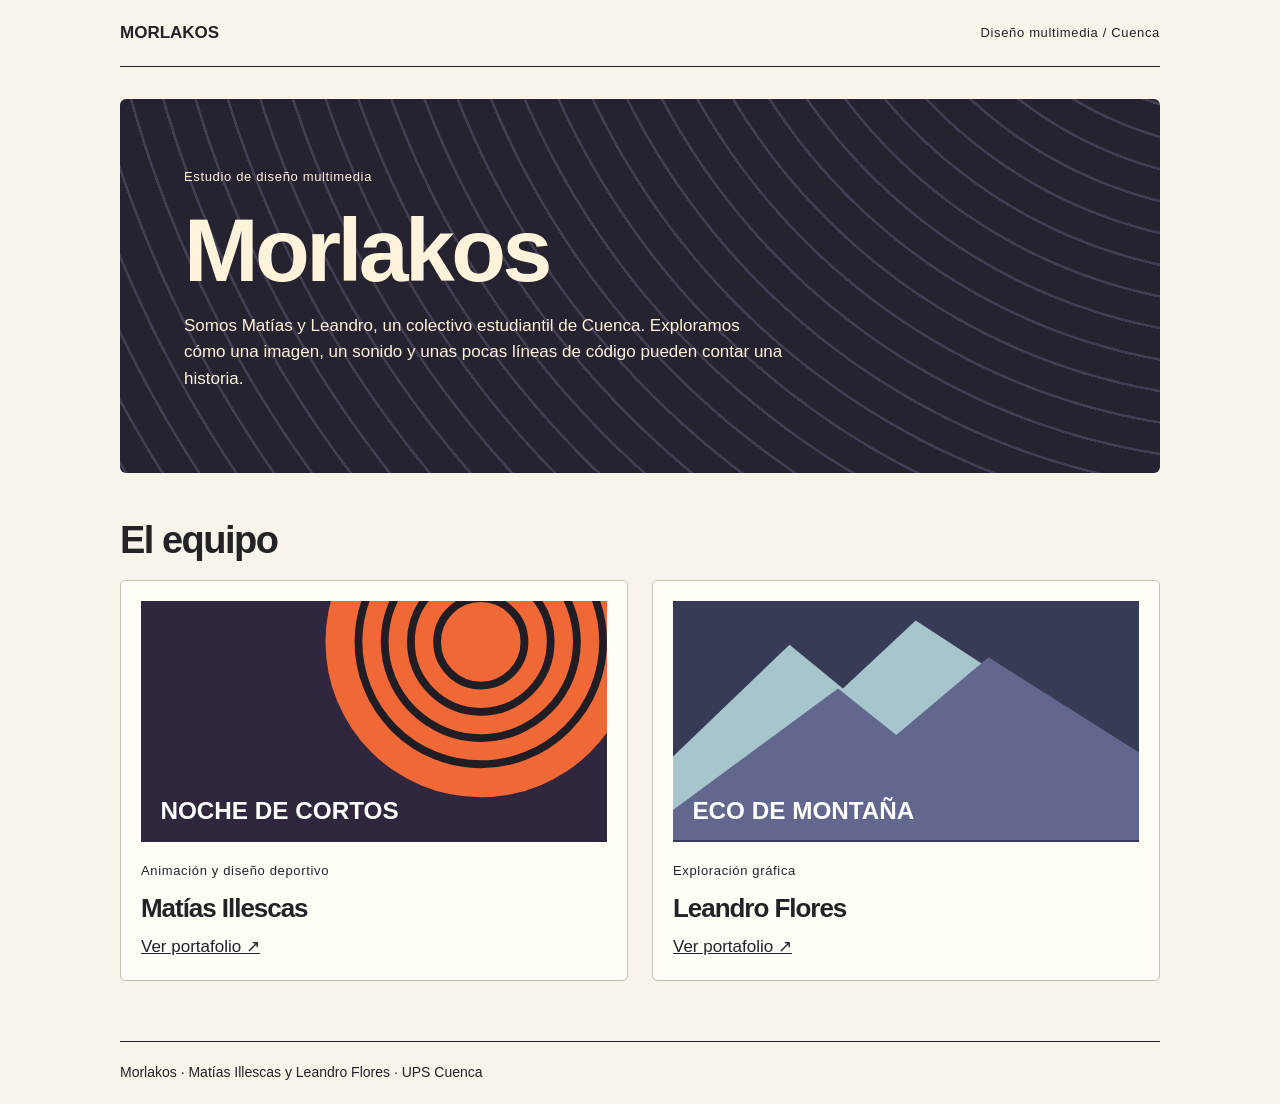
<file: index.html>
<!doctype html><html lang="es"><meta charset="utf-8"><meta name="viewport" content="width=device-width,initial-scale=1"><title>Estudio · Morlakos</title><link rel="stylesheet" href="estilos.css"><body><header><a href="index.html">MORLAKOS</a><small>Diseño multimedia / Cuenca</small></header><main><section class="hero"><small>Estudio de diseño multimedia</small><h1>Morlakos</h1><p>Somos Matías y Leandro, un colectivo estudiantil de Cuenca. Exploramos cómo una imagen, un sonido y unas pocas líneas de código pueden contar una historia.</p></section><h2>El equipo</h2><div class="grid"><article><img src="obra0.svg" alt="Muestra gráfica de Matías Illescas"><small>Animación y diseño deportivo</small><h3>Matías Illescas</h3><a href="matias.html">Ver portafolio ↗</a></article><article><img src="obra2.svg" alt="Muestra gráfica de Leandro Flores"><small>Exploración gráfica</small><h3>Leandro Flores</h3><a href="leandro.html">Ver portafolio ↗</a></article></div></main><footer>Morlakos · Matías Illescas y Leandro Flores · UPS Cuenca</footer></body></html>
</file>
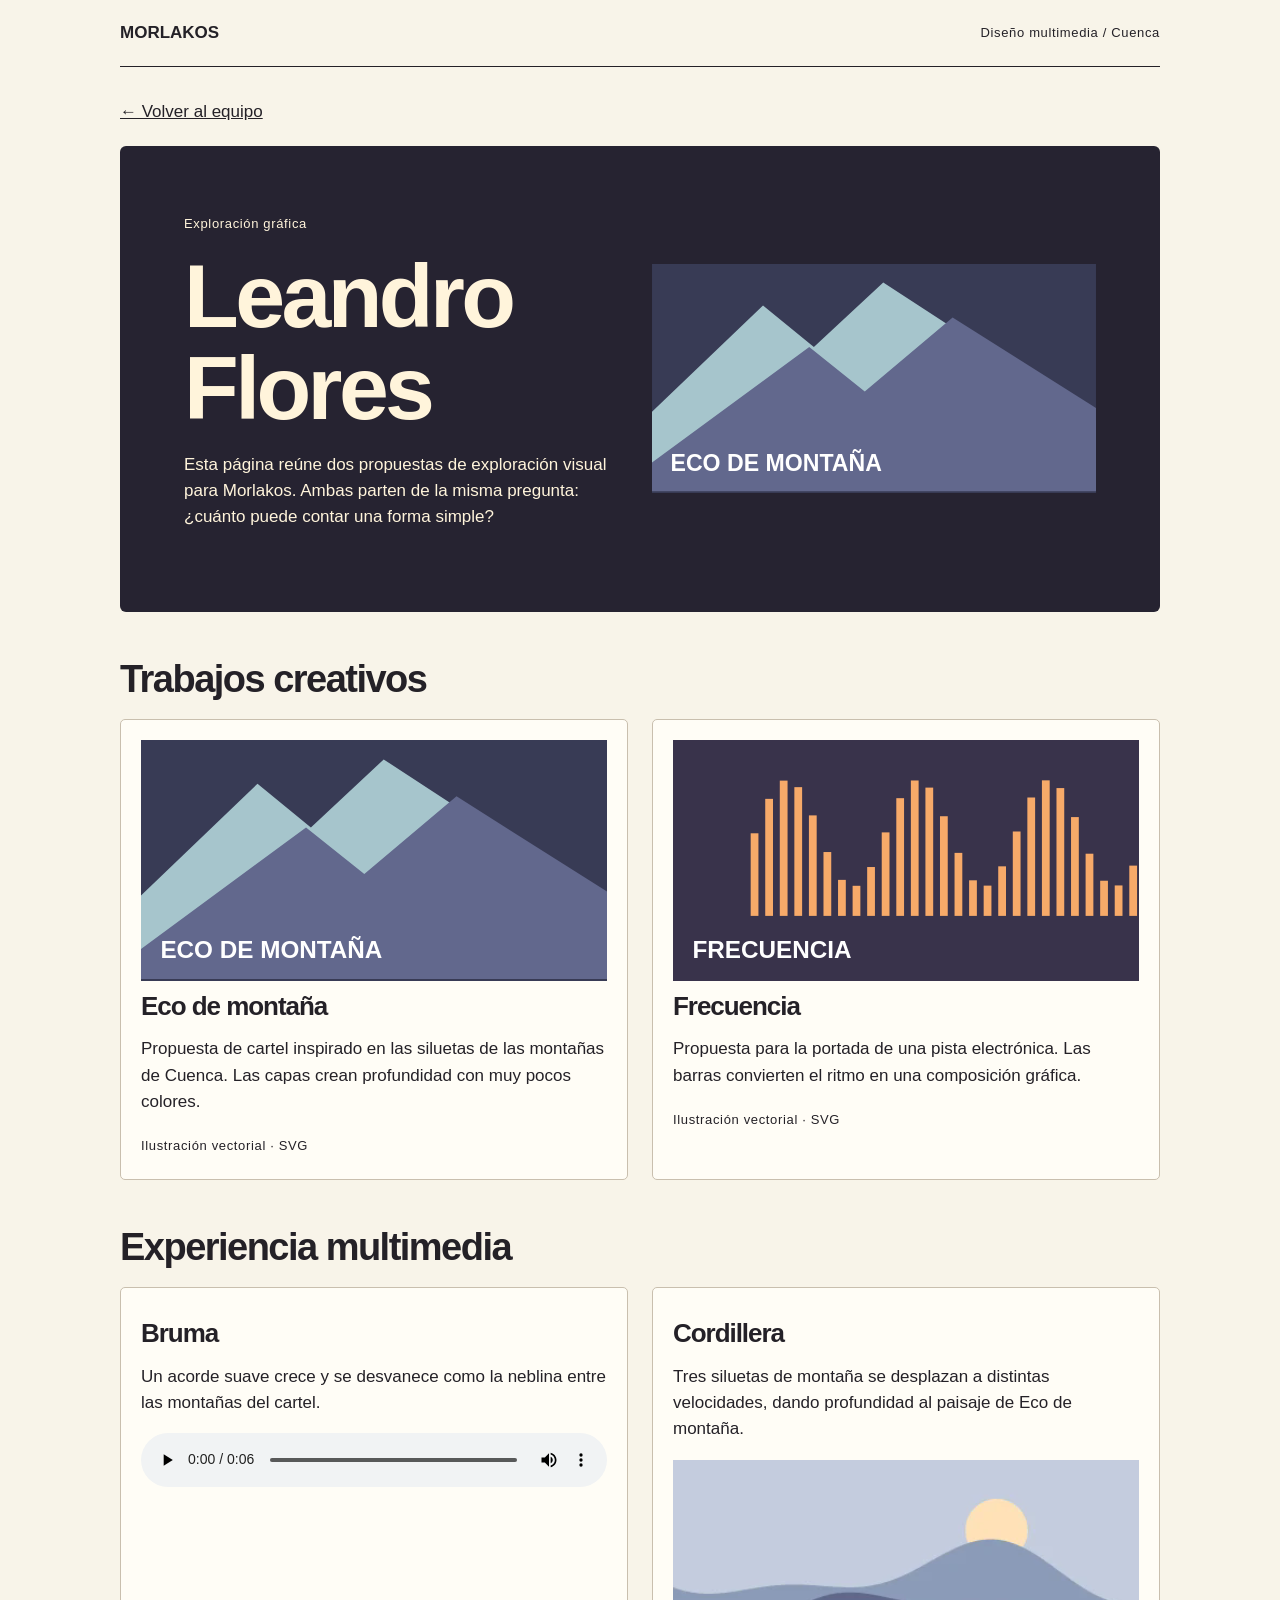
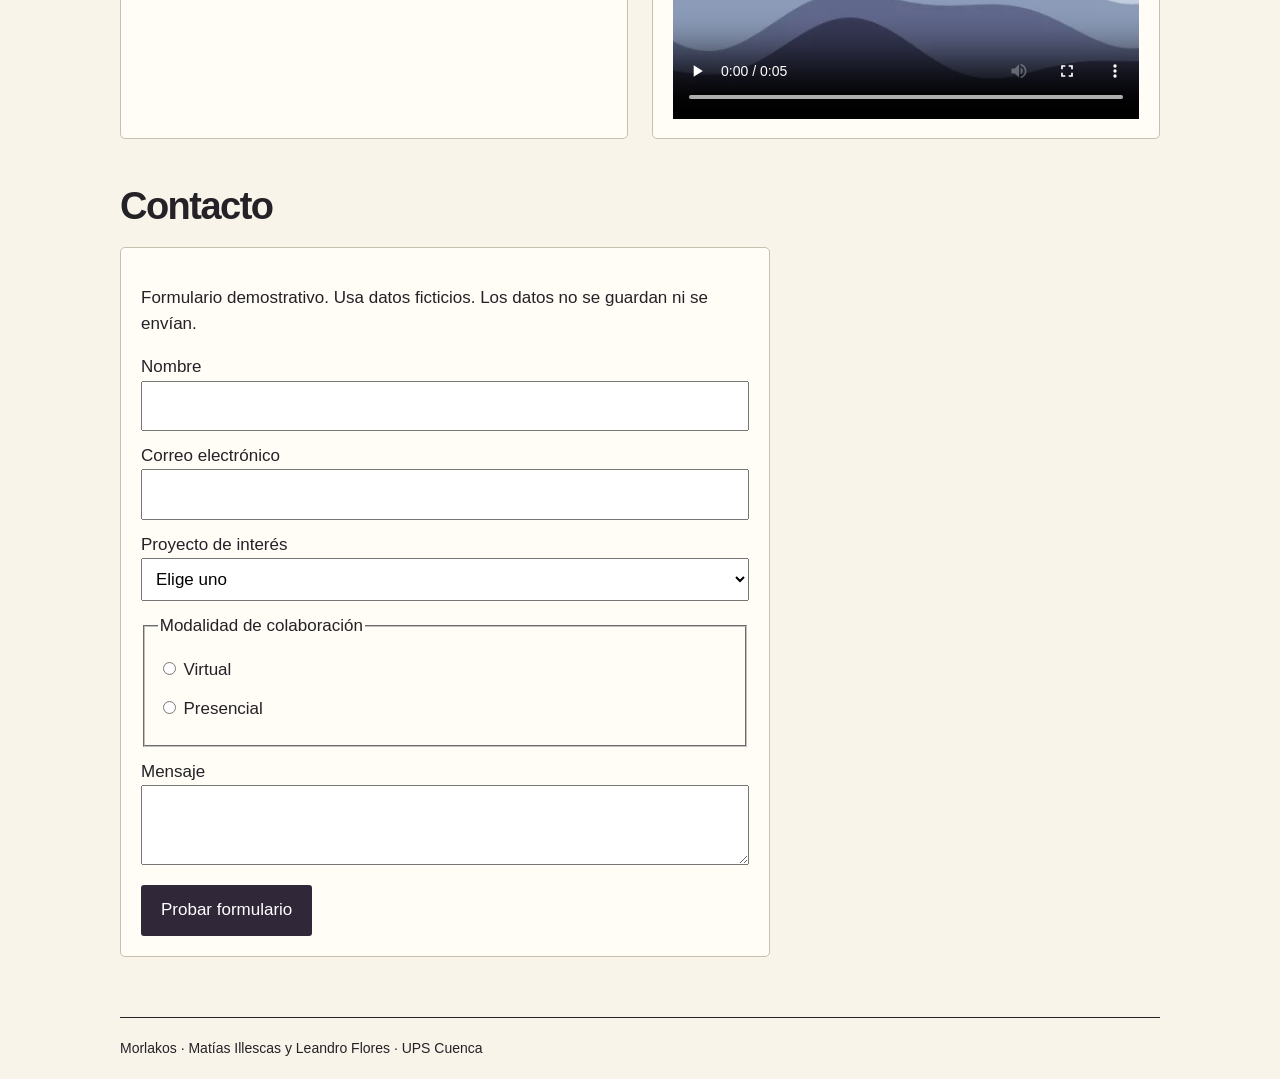
<file: leandro.html>
<!doctype html><html lang="es"><meta charset="utf-8"><meta name="viewport" content="width=device-width,initial-scale=1"><title>Leandro Flores · Morlakos</title><link rel="stylesheet" href="estilos.css"><body><header><a href="index.html">MORLAKOS</a><small>Diseño multimedia / Cuenca</small></header><main><a href="index.html">← Volver al equipo</a><section class="intro"><div><small>Exploración gráfica</small><h1>Leandro Flores</h1><p>Esta página reúne dos propuestas de exploración visual para Morlakos. Ambas parten de la misma pregunta: ¿cuánto puede contar una forma simple?</p></div><img src="obra2.svg" alt="Gráfica representativa de Leandro Flores"></section><h2>Trabajos creativos</h2><div class="grid"><figure><img src="obra2.svg" alt="Cartel Eco de montaña"><figcaption><h3>Eco de montaña</h3><p>Propuesta de cartel inspirado en las siluetas de las montañas de Cuenca. Las capas crean profundidad con muy pocos colores.</p><small>Ilustración vectorial · SVG</small></figcaption></figure><figure><img src="obra3.svg" alt="Cartel Frecuencia"><figcaption><h3>Frecuencia</h3><p>Propuesta para la portada de una pista electrónica. Las barras convierten el ritmo en una composición gráfica.</p><small>Ilustración vectorial · SVG</small></figcaption></figure></div><h2>Experiencia multimedia</h2><div class="grid"><article><h3>Bruma</h3><p>Un acorde suave crece y se desvanece como la neblina entre las montañas del cartel.</p><audio controls src="bruma.wav"></audio></article><article><h3>Cordillera</h3><p>Tres siluetas de montaña se desplazan a distintas velocidades, dando profundidad al paisaje de Eco de montaña.</p><video controls loop playsinline src="cordillera.webm"></video></article></div><h2>Contacto</h2><form onsubmit="event.preventDefault();document.getElementById('estado').textContent='Prueba completada.'"><p>Formulario demostrativo. Usa datos ficticios. Los datos no se guardan ni se envían.</p><label>Nombre <input required></label><label>Correo electrónico <input type="email" required></label><label>Proyecto de interés <select required><option value="">Elige uno</option><option>Animación</option><option>Diseño gráfico</option></select></label><fieldset><legend>Modalidad de colaboración</legend><label><input name="modalidad" type="radio" required> Virtual</label><label><input name="modalidad" type="radio" required> Presencial</label></fieldset><label>Mensaje <textarea required></textarea></label><button>Probar formulario</button><output id="estado" aria-live="polite"></output></form></main><footer>Morlakos · Matías Illescas y Leandro Flores · UPS Cuenca</footer></body></html>
</file>
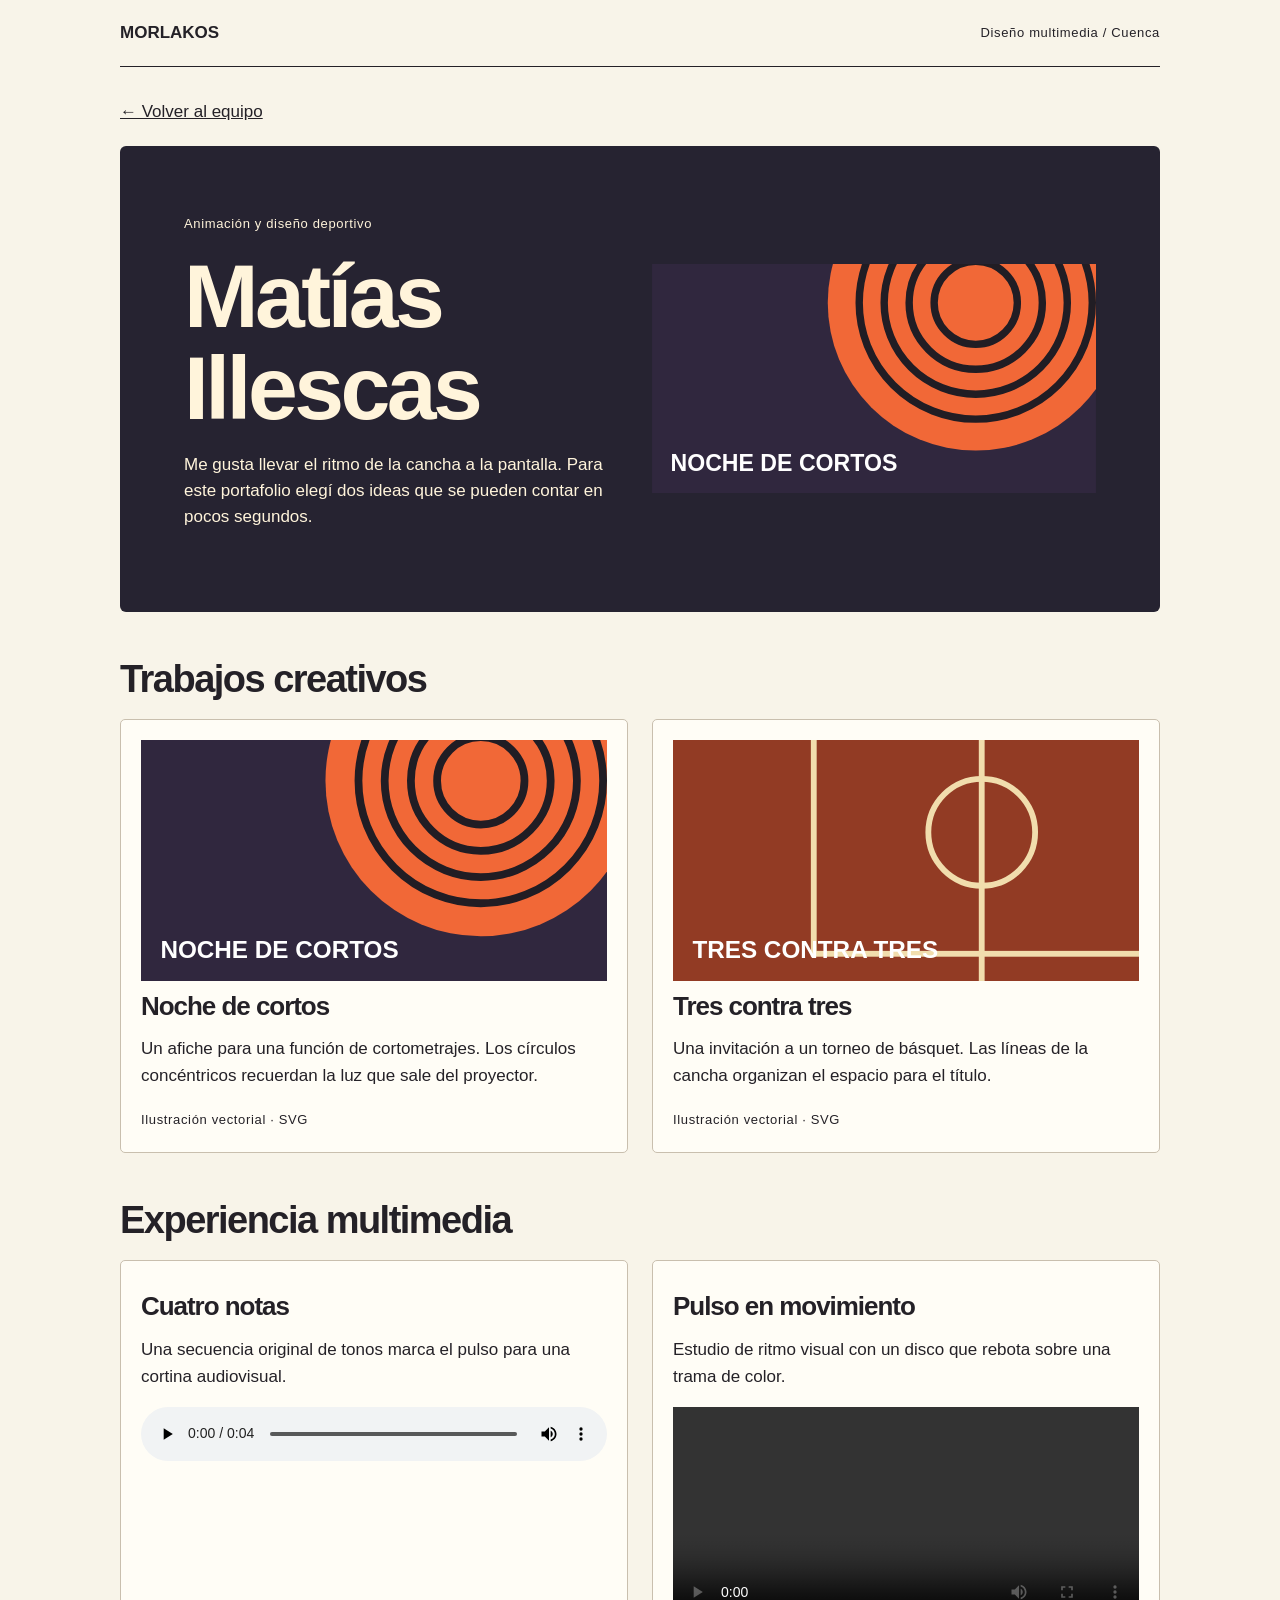
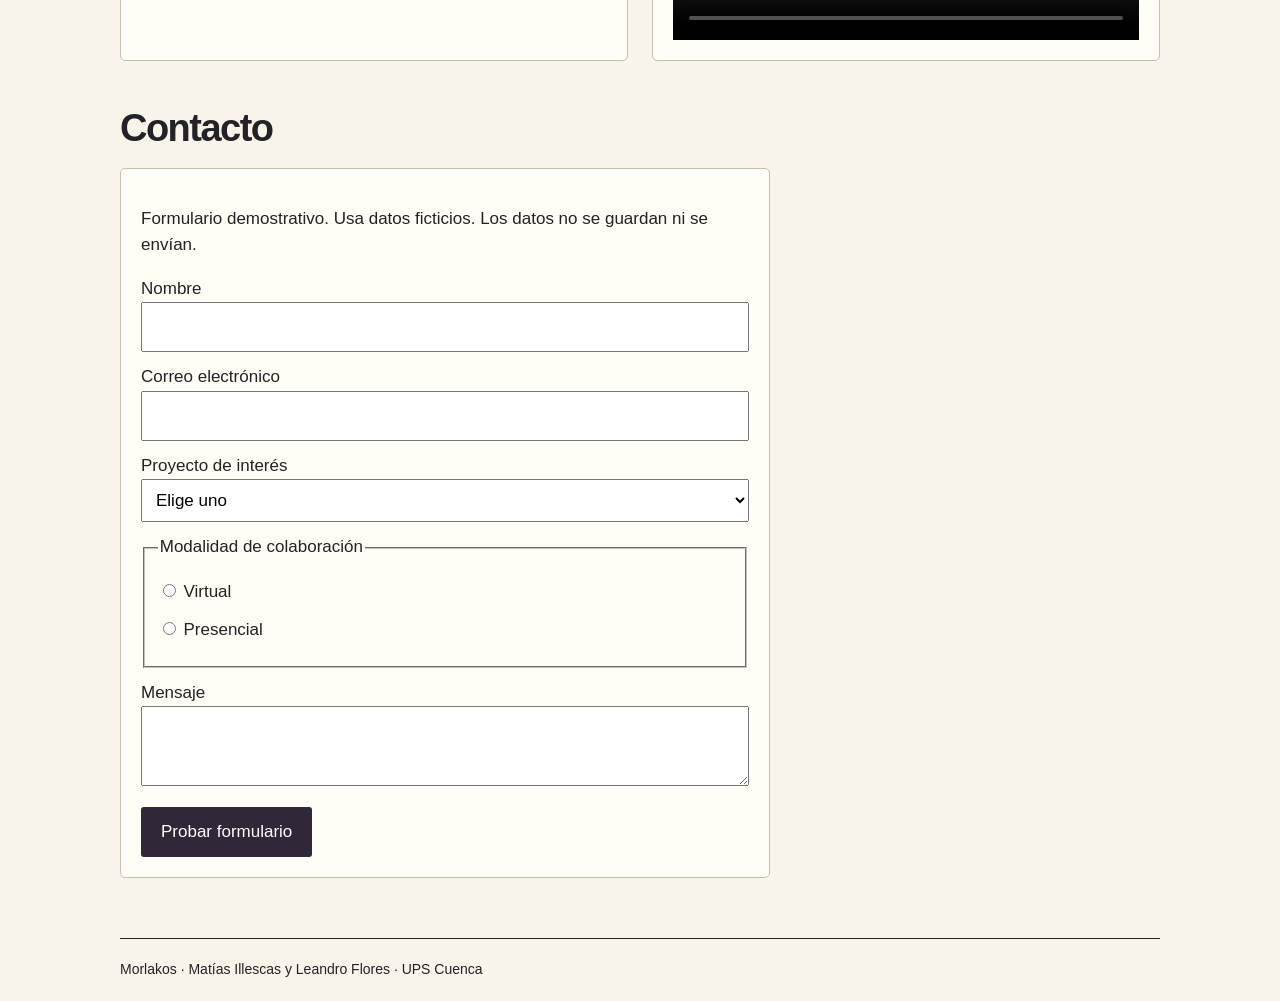
<file: matias.html>
<!doctype html><html lang="es"><meta charset="utf-8"><meta name="viewport" content="width=device-width,initial-scale=1"><title>Matías Illescas · Morlakos</title><link rel="stylesheet" href="estilos.css"><body><header><a href="index.html">MORLAKOS</a><small>Diseño multimedia / Cuenca</small></header><main><a href="index.html">← Volver al equipo</a><section class="intro"><div><small>Animación y diseño deportivo</small><h1>Matías Illescas</h1><p>Me gusta llevar el ritmo de la cancha a la pantalla. Para este portafolio elegí dos ideas que se pueden contar en pocos segundos.</p></div><img src="obra0.svg" alt="Gráfica representativa de Matías Illescas"></section><h2>Trabajos creativos</h2><div class="grid"><figure><img src="obra0.svg" alt="Cartel Noche de cortos"><figcaption><h3>Noche de cortos</h3><p>Un afiche para una función de cortometrajes. Los círculos concéntricos recuerdan la luz que sale del proyector.</p><small>Ilustración vectorial · SVG</small></figcaption></figure><figure><img src="obra1.svg" alt="Cartel Tres contra tres"><figcaption><h3>Tres contra tres</h3><p>Una invitación a un torneo de básquet. Las líneas de la cancha organizan el espacio para el título.</p><small>Ilustración vectorial · SVG</small></figcaption></figure></div><h2>Experiencia multimedia</h2><div class="grid"><article><h3>Cuatro notas</h3><p>Una secuencia original de tonos marca el pulso para una cortina audiovisual.</p><audio controls src="pulso.wav"></audio></article><article><h3>Pulso en movimiento</h3><p>Estudio de ritmo visual con un disco que rebota sobre una trama de color.</p><video controls loop playsinline src="pulso.mp4"></video></article></div><h2>Contacto</h2><form onsubmit="event.preventDefault();document.getElementById('estado').textContent='Prueba completada.'"><p>Formulario demostrativo. Usa datos ficticios. Los datos no se guardan ni se envían.</p><label>Nombre <input required></label><label>Correo electrónico <input type="email" required></label><label>Proyecto de interés <select required><option value="">Elige uno</option><option>Animación</option><option>Diseño gráfico</option></select></label><fieldset><legend>Modalidad de colaboración</legend><label><input name="modalidad" type="radio" required> Virtual</label><label><input name="modalidad" type="radio" required> Presencial</label></fieldset><label>Mensaje <textarea required></textarea></label><button>Probar formulario</button><output id="estado" aria-live="polite"></output></form></main><footer>Morlakos · Matías Illescas y Leandro Flores · UPS Cuenca</footer></body></html>
</file>
<file: estilos.css>
﻿*{box-sizing:border-box}body{margin:0;background:#f8f4e9;color:#242127;font:17px/1.55 'Segoe UI',sans-serif}main,header,footer{width:min(100% - 40px,1040px);margin:auto}header,footer{display:flex;justify-content:space-between;align-items:center;border-bottom:1px solid;padding:20px 0}header a{font-weight:900;text-decoration:none}a{color:inherit}span{color:#b94924}main{padding:32px 0 60px}.hero,.intro{padding:clamp(24px,5vw,68px);background:#262331;color:#fff4db;border-radius:6px}.hero{background:repeating-radial-gradient(circle at 110% -85%,transparent 0 28px,#443e54 29px 31px),#262331}.hero p{max-width:600px}.intro,.grid{display:grid;grid-template-columns:repeat(2,minmax(0,1fr));gap:24px}.intro{margin-top:20px;align-items:center}h1,h2,h3{line-height:1.03;letter-spacing:-.04em}h1{font-size:clamp(42px,7vw,94px);margin:14px 0}h2{font-size:38px;margin:48px 0 20px}h3{font-size:26px;margin:12px 0}small{font-size:13px;letter-spacing:.05em}img,video,audio{width:100%;display:block}figure,article,form{margin:0;border:1px solid #c9bfae;padding:20px;border-radius:5px;background:#fffdf6}article img{margin-bottom:15px}form{max-width:650px}label{display:block;margin:12px 0}input:not([type=radio]),select,textarea{width:100%;padding:10px;font:inherit}textarea{min-height:80px}button{background:#302738;color:white;padding:12px 20px;border:0;border-radius:3px;font:inherit}output{margin:12px}footer{border-top:1px solid;border-bottom:0;font-size:14px}@media(max-width:670px){.intro,.grid{grid-template-columns:1fr}header small{font-size:10px}}
</file>
